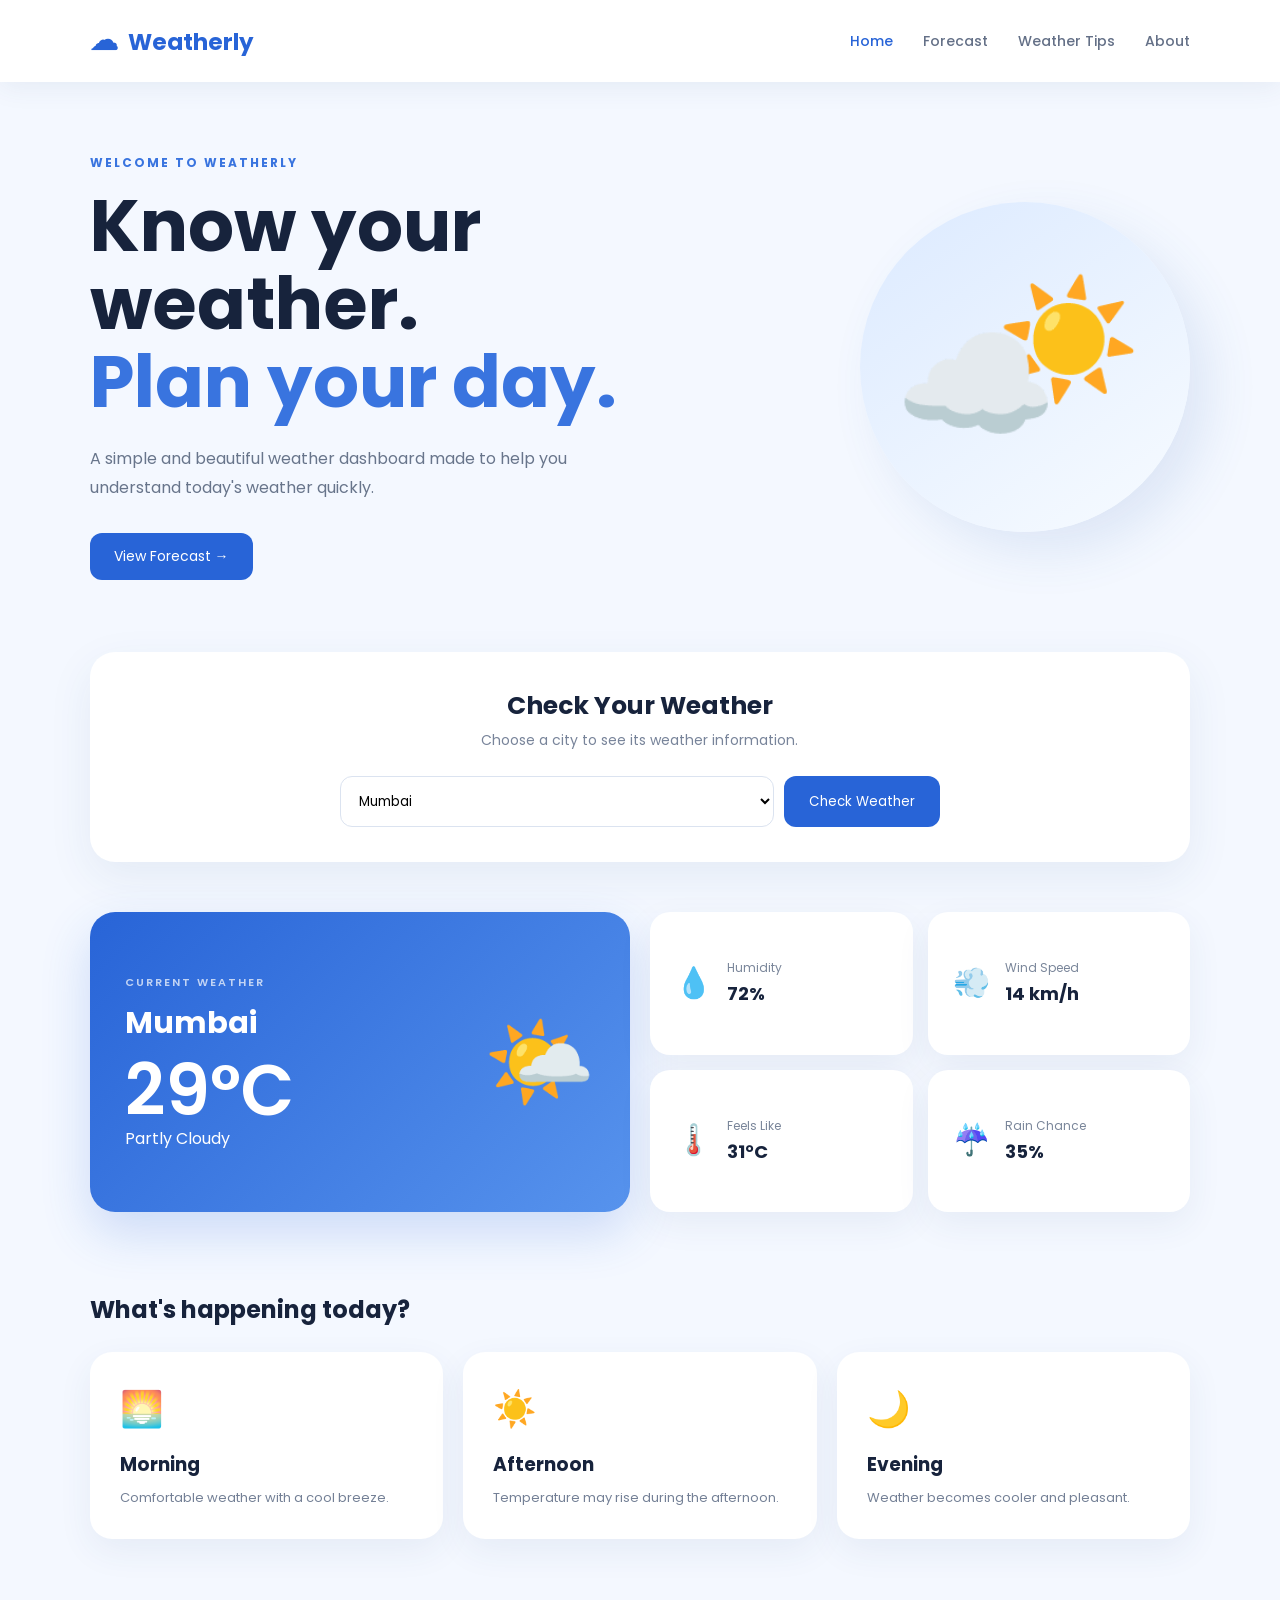
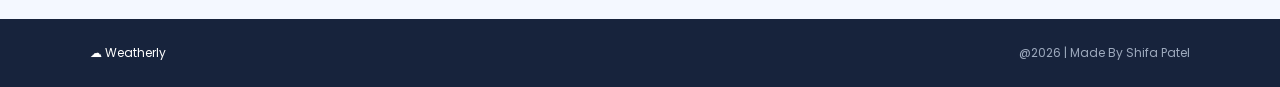
<file: index.html>
<!DOCTYPE html>
<html lang="en">
<head>
    <meta charset="UTF-8">
    <meta name="viewport" content="width=device-width, initial-scale=1.0">
    <title>Weatherly - Home</title>

    <link rel="preconnect" href="https://fonts.googleapis.com">
    <link rel="preconnect" href="https://fonts.gstatic.com" crossorigin>
    <link href="https://fonts.googleapis.com/css2?family=Poppins:wght@300;400;500;600;700&display=swap" rel="stylesheet">

    <link rel="stylesheet" href="style.css">
</head>

<body>

    <header class="navbar">
        <div class="logo">
            <span>☁</span> Weatherly
        </div>

        <nav>
            <a href="index.html" class="active">Home</a>
            <a href="forecast.html">Forecast</a>
            <a href="tips.html">Weather Tips</a>
            <a href="contact.html">About</a>
        </nav>
    </header>

    <main>

        <section class="hero">
            <div class="hero-text">
                <p class="small-title">WELCOME TO WEATHERLY</p>

                <h1>
                    Know your weather.<br>
                    <span>Plan your day.</span>
                </h1>

                <p class="hero-description">
                    A simple and beautiful weather dashboard made
                    to help you understand today's weather quickly.
                </p>

                <a href="forecast.html" class="main-button">
                    View Forecast →
                </a>
            </div>

            <div class="weather-animation">
                <div class="sun">☀️</div>
                <div class="cloud">☁️</div>
            </div>
        </section>


        <section class="search-section">

            <h2>Check Your Weather</h2>
            <p>Choose a city to see its weather information.</p>

            <div class="search-box">
                <select id="citySelect">
                    <option value="Mumbai">Mumbai</option>
                    <option value="Pune">Pune</option>
                    <option value="Delhi">Delhi</option>
                    <option value="Bengaluru">Bengaluru</option>
                    <option value="Nashik">Nashik</option>
                </select>

                <button id="checkWeather">
                    Check Weather
                </button>
            </div>

        </section>


        <section class="current-weather">

            <div class="weather-main-card">

                <div>
                    <p class="card-label">CURRENT WEATHER</p>

                    <h2 id="cityName">Mumbai</h2>

                    <div class="temperature">
                        <span id="temperature">29</span>°C
                    </div>

                    <p id="condition">Partly Cloudy</p>
                </div>

                <div class="big-weather-icon" id="weatherIcon">
                    🌤️
                </div>

            </div>


            <div class="weather-details">

                <div class="detail-card">
                    <span>💧</span>
                    <div>
                        <p>Humidity</p>
                        <h3 id="humidity">72%</h3>
                    </div>
                </div>

                <div class="detail-card">
                    <span>💨</span>
                    <div>
                        <p>Wind Speed</p>
                        <h3 id="wind">14 km/h</h3>
                    </div>
                </div>

                <div class="detail-card">
                    <span>🌡️</span>
                    <div>
                        <p>Feels Like</p>
                        <h3 id="feels">31°C</h3>
                    </div>
                </div>

                <div class="detail-card">
                    <span>☔</span>
                    <div>
                        <p>Rain Chance</p>
                        <h3 id="rain">35%</h3>
                    </div>
                </div>

            </div>

        </section>


        <section class="quick-section">

            <h2>What's happening today?</h2>

            <div class="quick-cards">

                <div class="info-card">
                    <div class="info-icon">🌅</div>
                    <h3>Morning</h3>
                    <p>Comfortable weather with a cool breeze.</p>
                </div>

                <div class="info-card">
                    <div class="info-icon">☀️</div>
                    <h3>Afternoon</h3>
                    <p>Temperature may rise during the afternoon.</p>
                </div>

                <div class="info-card">
                    <div class="info-icon">🌙</div>
                    <h3>Evening</h3>
                    <p>Weather becomes cooler and pleasant.</p>
                </div>

            </div>

        </section>

    </main>


    <footer>
        <p>☁ Weatherly</p>
        <p>@2026 | Made By Shifa Patel</p>
    </footer>


    <script src="script.js"></script>

</body>
</html>
</file>
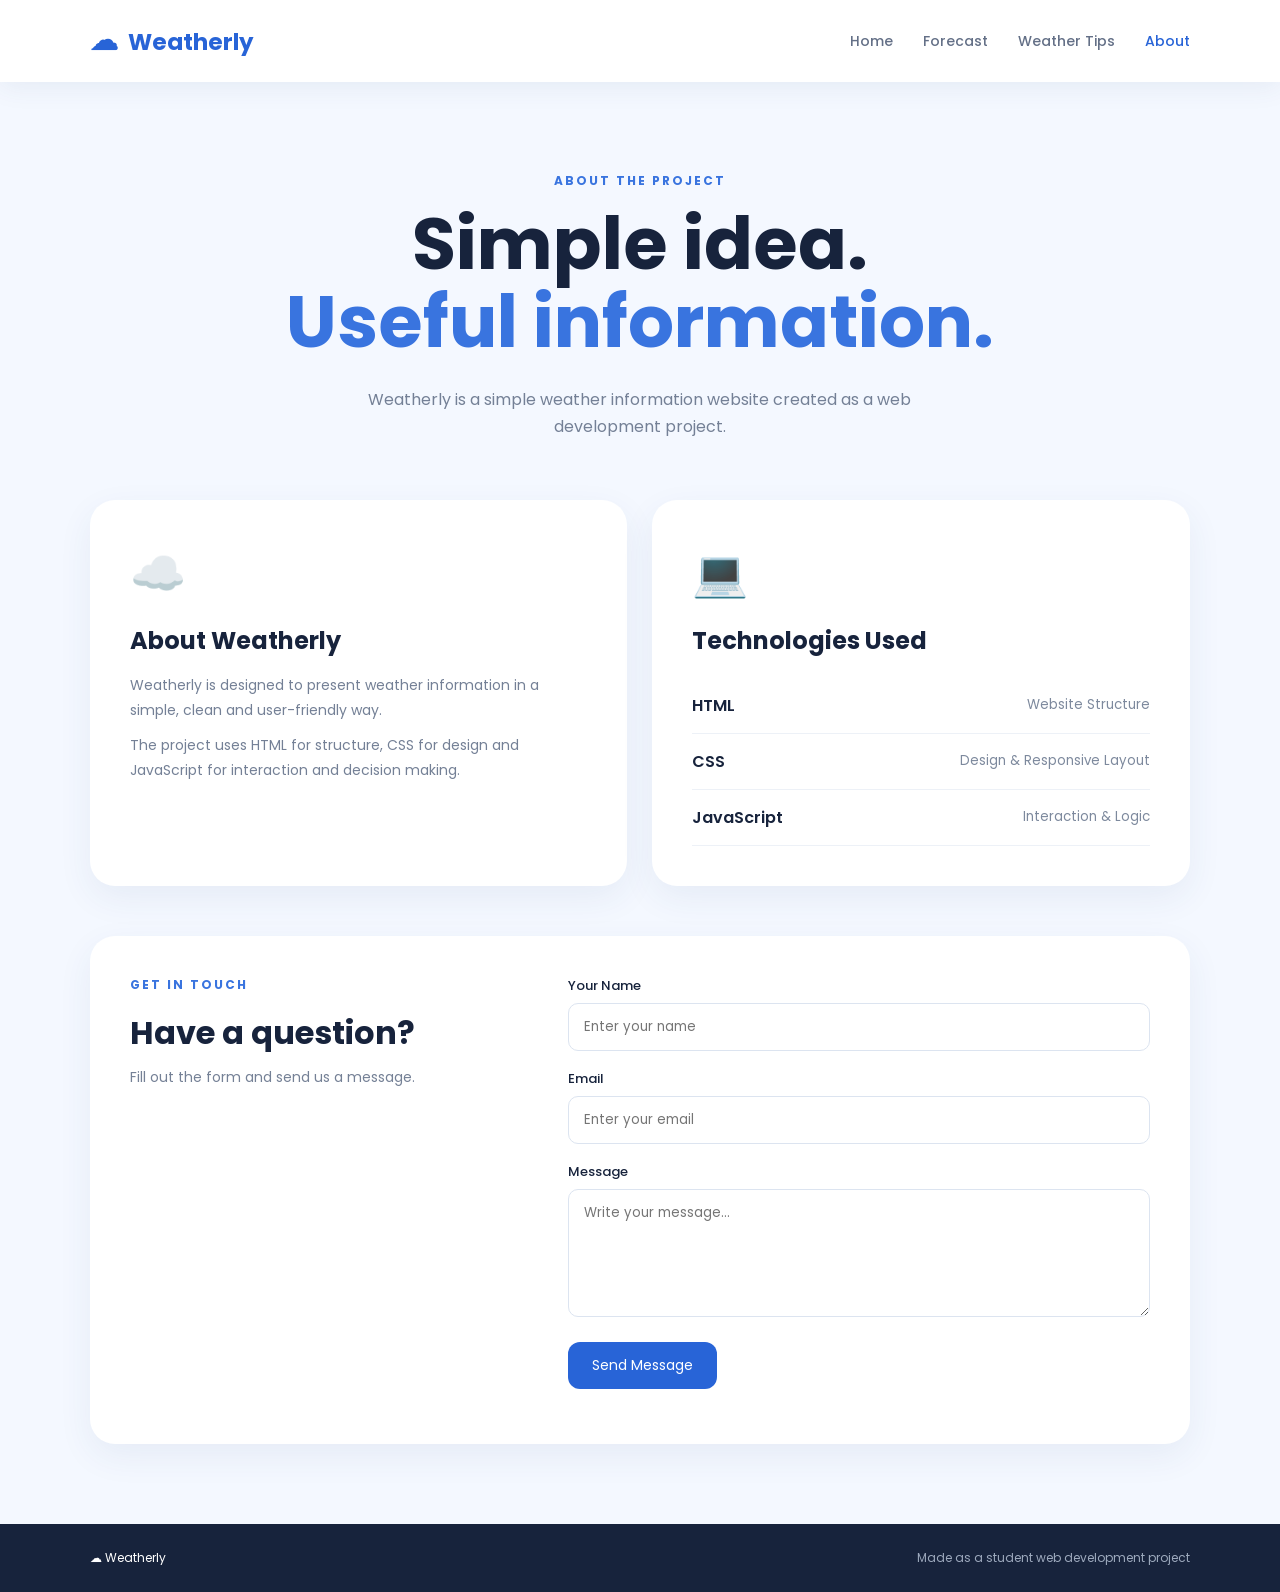
<file: contact.html>
<!DOCTYPE html>
<html lang="en">
<head>

    <meta charset="UTF-8">
    <meta name="viewport" content="width=device-width, initial-scale=1.0">

    <title>Weatherly - About</title>

    <link rel="preconnect" href="https://fonts.googleapis.com">
    <link rel="preconnect" href="https://fonts.gstatic.com" crossorigin>

    <link href="https://fonts.googleapis.com/css2?family=Poppins:wght@300;400;500;600;700&display=swap" rel="stylesheet">

    <link rel="stylesheet" href="style.css">

</head>


<body>

<header class="navbar">

    <div class="logo">
        <span>☁</span> Weatherly
    </div>

    <nav>
        <a href="index.html">Home</a>
        <a href="forecast.html">Forecast</a>
        <a href="tips.html">Weather Tips</a>
        <a href="contact.html" class="active">About</a>
    </nav>

</header>


<main>

    <section class="page-heading">

        <p class="small-title">ABOUT THE PROJECT</p>

        <h1>
            Simple idea.<br>
            <span>Useful information.</span>
        </h1>

        <p>
            Weatherly is a simple weather information website
            created as a web development project.
        </p>

    </section>


    <section class="about-section">

        <div class="about-card">

            <div class="about-icon">
                ☁️
            </div>

            <h2>About Weatherly</h2>

            <p>
                Weatherly is designed to present weather information
                in a simple, clean and user-friendly way.
            </p>

            <p>
                The project uses HTML for structure, CSS for design
                and JavaScript for interaction and decision making.
            </p>

        </div>


        <div class="about-card">

            <div class="about-icon">
                💻
            </div>

            <h2>Technologies Used</h2>

            <div class="technology-list">

                <div>
                    <span>HTML</span>
                    <small>Website Structure</small>
                </div>

                <div>
                    <span>CSS</span>
                    <small>Design & Responsive Layout</small>
                </div>

                <div>
                    <span>JavaScript</span>
                    <small>Interaction & Logic</small>
                </div>

            </div>

        </div>

    </section>


    <section class="contact-section">

        <div class="contact-text">

            <p class="small-title">GET IN TOUCH</p>

            <h2>Have a question?</h2>

            <p>
                Fill out the form and send us a message.
            </p>

        </div>


        <form id="contactForm">

            <div class="input-group">

                <label>Your Name</label>

                <input
                    type="text"
                    id="userName"
                    placeholder="Enter your name"
                >

            </div>


            <div class="input-group">

                <label>Email</label>

                <input
                    type="email"
                    id="userEmail"
                    placeholder="Enter your email"
                >

            </div>


            <div class="input-group">

                <label>Message</label>

                <textarea
                    id="userMessage"
                    rows="5"
                    placeholder="Write your message..."
                ></textarea>

            </div>


            <button type="submit" class="main-button">
                Send Message
            </button>

            <p id="formMessage"></p>

        </form>

    </section>

</main>


<footer>

    <p>☁ Weatherly</p>

    <p>Made as a student web development project</p>

</footer>


<script src="script.js"></script>

</body>
</html>
</file>
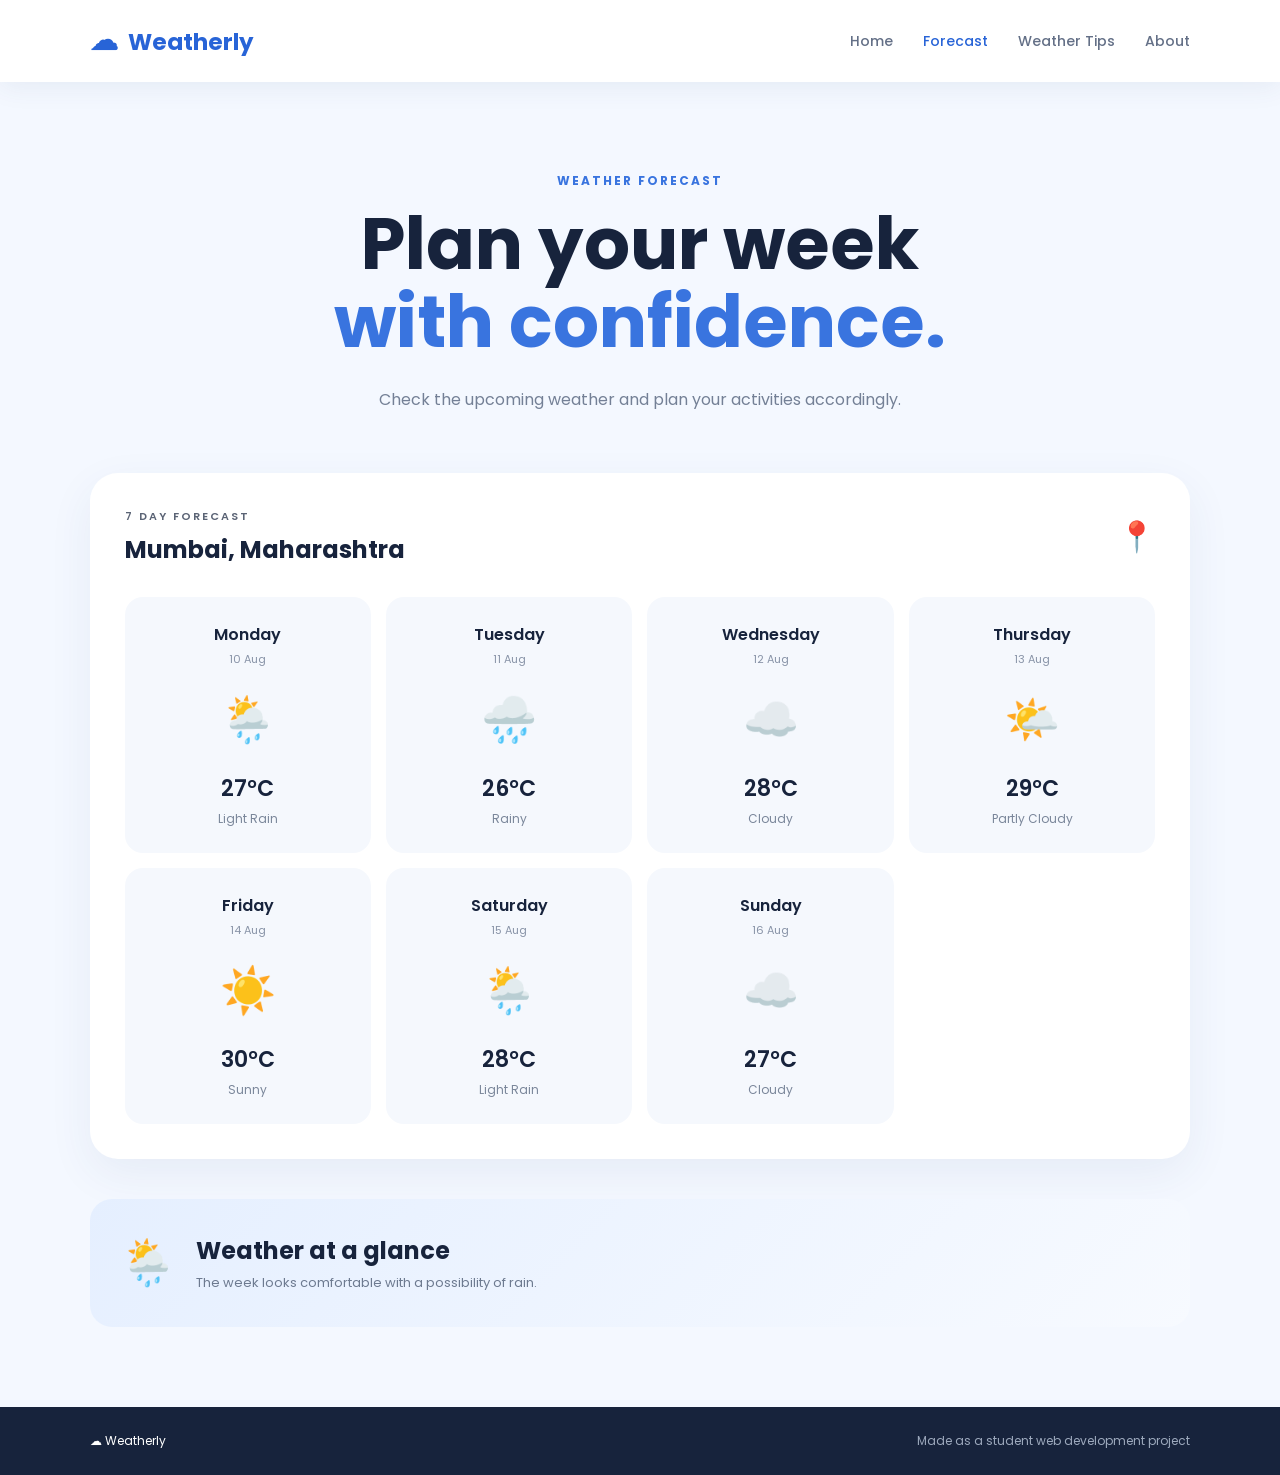
<file: forecast.html>
<!DOCTYPE html>
<html lang="en">
<head>
    <meta charset="UTF-8">
    <meta name="viewport" content="width=device-width, initial-scale=1.0">

    <title>Weatherly - Forecast</title>

    <link rel="preconnect" href="https://fonts.googleapis.com">
    <link rel="preconnect" href="https://fonts.gstatic.com" crossorigin>

    <link href="https://fonts.googleapis.com/css2?family=Poppins:wght@300;400;500;600;700&display=swap" rel="stylesheet">

    <link rel="stylesheet" href="style.css">
</head>

<body>

<header class="navbar">

    <div class="logo">
        <span>☁</span> Weatherly
    </div>

    <nav>
        <a href="index.html">Home</a>
        <a href="forecast.html" class="active">Forecast</a>
        <a href="tips.html">Weather Tips</a>
        <a href="contact.html">About</a>
    </nav>

</header>


<main>

    <section class="page-heading">

        <p class="small-title">WEATHER FORECAST</p>

        <h1>Plan your week<br><span>with confidence.</span></h1>

        <p>
            Check the upcoming weather and plan your activities accordingly.
        </p>

    </section>


    <section class="forecast-container">

        <div class="forecast-top">

            <div>
                <p class="card-label">7 DAY FORECAST</p>
                <h2>Mumbai, Maharashtra</h2>
            </div>

            <div class="location-icon">
                📍
            </div>

        </div>


        <div class="forecast-grid" id="forecastGrid">

            <!-- JavaScript will add forecast cards here -->

        </div>

    </section>


    <section class="weather-message">

        <div class="message-icon">
            🌦️
        </div>

        <div>
            <h2>Weather at a glance</h2>
            <p id="forecastMessage">
                The week looks comfortable with a possibility of rain.
            </p>
        </div>

    </section>

</main>


<footer>
    <p>☁ Weatherly</p>
    <p>Made as a student web development project</p>
</footer>


<script src="script.js"></script>

</body>
</html>
</file>
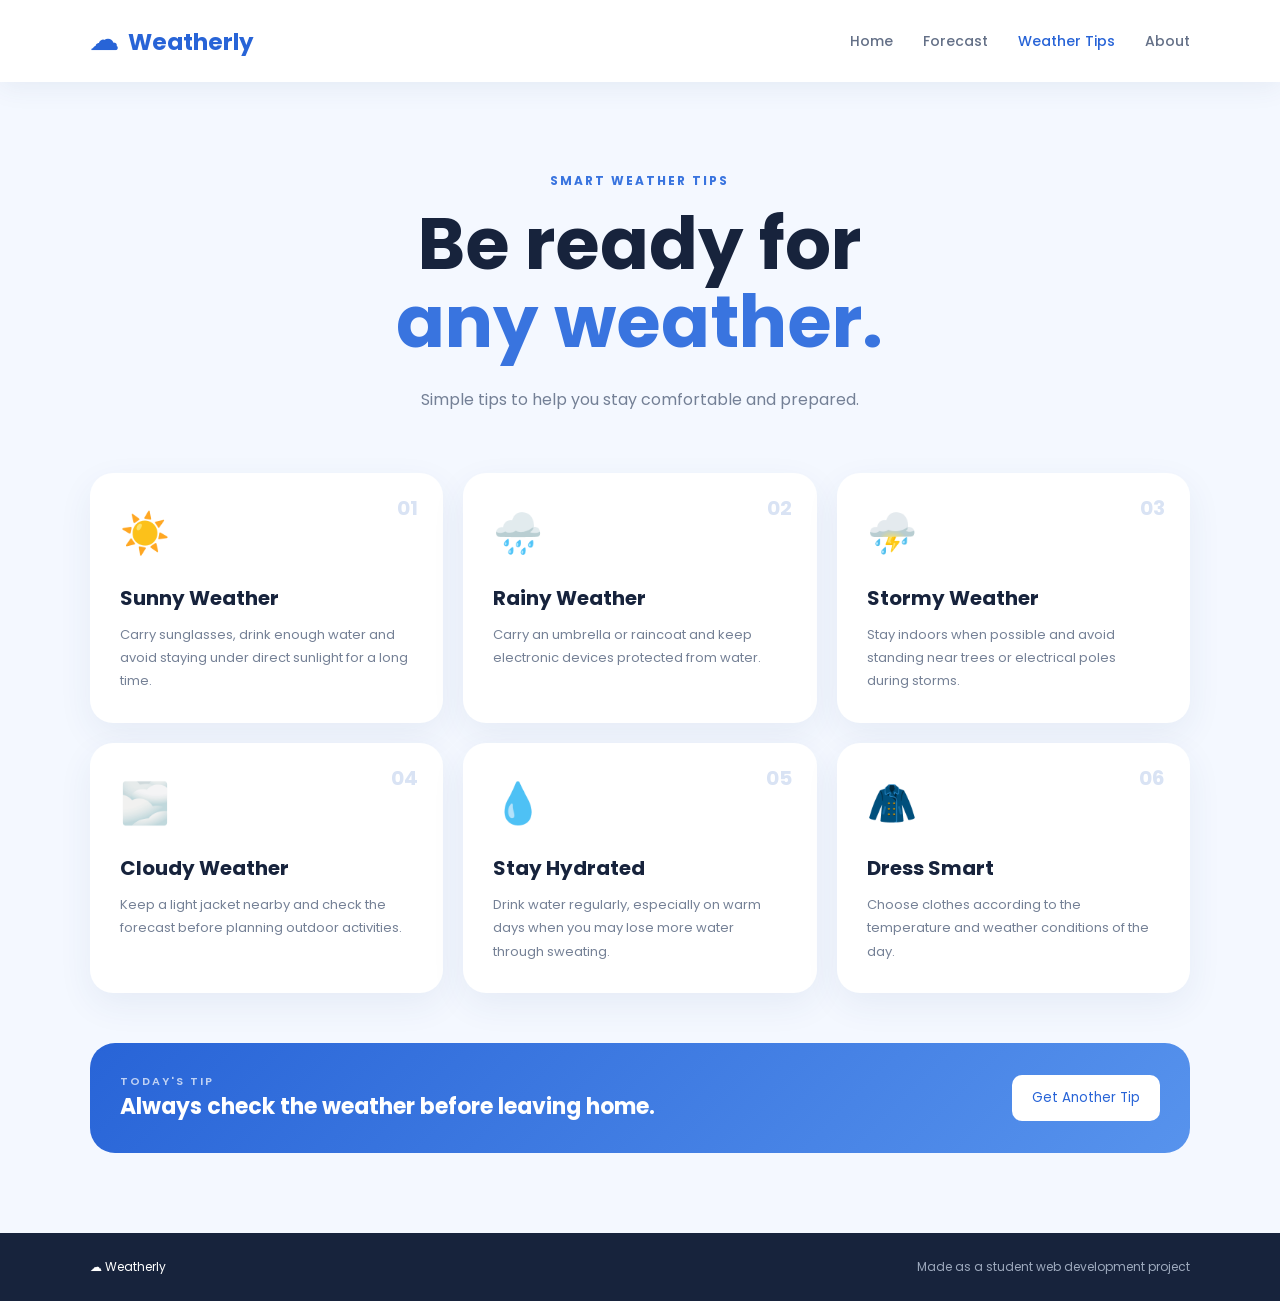
<file: tips.html>
<!DOCTYPE html>
<html lang="en">
<head>

    <meta charset="UTF-8">
    <meta name="viewport" content="width=device-width, initial-scale=1.0">

    <title>Weatherly - Weather Tips</title>

    <link rel="preconnect" href="https://fonts.googleapis.com">
    <link rel="preconnect" href="https://fonts.gstatic.com" crossorigin>

    <link href="https://fonts.googleapis.com/css2?family=Poppins:wght@300;400;500;600;700&display=swap" rel="stylesheet">

    <link rel="stylesheet" href="style.css">

</head>


<body>

<header class="navbar">

    <div class="logo">
        <span>☁</span> Weatherly
    </div>

    <nav>
        <a href="index.html">Home</a>
        <a href="forecast.html">Forecast</a>
        <a href="tips.html" class="active">Weather Tips</a>
        <a href="contact.html">About</a>
    </nav>

</header>


<main>

    <section class="page-heading">

        <p class="small-title">SMART WEATHER TIPS</p>

        <h1>
            Be ready for<br>
            <span>any weather.</span>
        </h1>

        <p>
            Simple tips to help you stay comfortable and prepared.
        </p>

    </section>


    <section class="tips-grid">

        <div class="tip-card">

            <div class="tip-number">01</div>

            <div class="tip-icon">☀️</div>

            <h2>Sunny Weather</h2>

            <p>
                Carry sunglasses, drink enough water and avoid staying
                under direct sunlight for a long time.
            </p>

        </div>


        <div class="tip-card">

            <div class="tip-number">02</div>

            <div class="tip-icon">🌧️</div>

            <h2>Rainy Weather</h2>

            <p>
                Carry an umbrella or raincoat and keep electronic
                devices protected from water.
            </p>

        </div>


        <div class="tip-card">

            <div class="tip-number">03</div>

            <div class="tip-icon">⛈️</div>

            <h2>Stormy Weather</h2>

            <p>
                Stay indoors when possible and avoid standing near
                trees or electrical poles during storms.
            </p>

        </div>


        <div class="tip-card">

            <div class="tip-number">04</div>

            <div class="tip-icon">🌫️</div>

            <h2>Cloudy Weather</h2>

            <p>
                Keep a light jacket nearby and check the forecast
                before planning outdoor activities.
            </p>

        </div>


        <div class="tip-card">

            <div class="tip-number">05</div>

            <div class="tip-icon">💧</div>

            <h2>Stay Hydrated</h2>

            <p>
                Drink water regularly, especially on warm days when
                you may lose more water through sweating.
            </p>

        </div>


        <div class="tip-card">

            <div class="tip-number">06</div>

            <div class="tip-icon">🧥</div>

            <h2>Dress Smart</h2>

            <p>
                Choose clothes according to the temperature and
                weather conditions of the day.
            </p>

        </div>

    </section>


    <section class="tip-highlight">

        <div>
            <p class="card-label">TODAY'S TIP</p>

            <h2 id="randomTip">
                Always check the weather before leaving home.
            </h2>
        </div>

        <button id="tipButton">
            Get Another Tip
        </button>

    </section>

</main>


<footer>

    <p>☁ Weatherly</p>

    <p>Made as a student web development project</p>

</footer>


<script src="script.js"></script>

</body>
</html>
</file>
<file: style.css>
* {
    margin: 0;
    padding: 0;
    box-sizing: border-box;
}

html {
    scroll-behavior: smooth;
}

body {
    font-family: "Poppins", sans-serif;
    background: #f4f8ff;
    color: #17233c;
    min-height: 100vh;
}




.navbar {
    width: 100%;
    padding: 20px 7%;
    display: flex;
    justify-content: space-between;
    align-items: center;

    background: rgba(255, 255, 255, 0.92);

    position: sticky;
    top: 0;
    z-index: 100;

    box-shadow: 0 5px 25px rgba(45, 75, 120, 0.08);
}

.logo {
    font-size: 23px;
    font-weight: 700;
    color: #2864d7;
}

.logo span {
    font-size: 28px;
    margin-right: 5px;
}

nav {
    display: flex;
    gap: 30px;
}

nav a {
    text-decoration: none;
    color: #647087;
    font-size: 14px;
    font-weight: 500;
    transition: 0.3s;
}

nav a:hover,
nav a.active {
    color: #2864d7;
}




main {
    width: 86%;
    max-width: 1200px;
    margin: auto;
}

.hero {
    min-height: 570px;

    display: flex;
    justify-content: space-between;
    align-items: center;

    padding: 70px 0;
}

.hero-text {
    max-width: 620px;
}

.small-title {
    color: #3974df;
    font-size: 12px;
    font-weight: 700;
    letter-spacing: 2px;
    margin-bottom: 15px;
}

.hero h1,
.page-heading h1 {
    font-size: clamp(42px, 6vw, 72px);
    line-height: 1.08;
    margin-bottom: 25px;
}

.hero h1 span,
.page-heading h1 span {
    color: #3974df;
}

.hero-description {
    max-width: 530px;
    color: #68758b;
    line-height: 1.8;
    margin-bottom: 30px;
}

.main-button {
    display: inline-block;
    border: none;
    background: #2864d7;
    color: white;
    padding: 13px 24px;
    border-radius: 12px;
    text-decoration: none;
    font-family: inherit;
    font-size: 14px;
    cursor: pointer;
    transition: 0.3s;
}

.main-button:hover {
    background: #174ba9;
    transform: translateY(-2px);
}


/* ---------------- HERO WEATHER ---------------- */

.weather-animation {
    width: 330px;
    height: 330px;

    border-radius: 50%;

    background: linear-gradient(145deg, #dceaff, #f7fbff);

    position: relative;

    display: flex;
    justify-content: center;
    align-items: center;

    box-shadow: 20px 20px 50px rgba(60, 105, 180, 0.12);
}

.sun {
    font-size: 115px;
    position: absolute;
    top: 50px;
    right: 50px;
}

.cloud {
    font-size: 130px;
    position: absolute;
    bottom: 50px;
    left: 35px;
}


/* ---------------- SEARCH ---------------- */

.search-section {
    background: white;
    padding: 35px;
    border-radius: 25px;
    text-align: center;
    box-shadow: 0 15px 45px rgba(40, 75, 130, 0.08);
}

.search-section h2 {
    font-size: 25px;
    margin-bottom: 5px;
}

.search-section > p {
    color: #78849a;
    font-size: 14px;
}

.search-box {
    display: flex;
    max-width: 600px;
    margin: 25px auto 0;
    gap: 10px;
}

.search-box select {
    flex: 1;
    border: 1px solid #dbe3f0;
    border-radius: 12px;
    padding: 14px;
    font-family: inherit;
    outline: none;
    background: white;
}

.search-box button {
    border: none;
    background: #2864d7;
    color: white;
    padding: 0 25px;
    border-radius: 12px;
    font-family: inherit;
    cursor: pointer;
}


/* ---------------- CURRENT WEATHER ---------------- */

.current-weather {
    margin-top: 50px;
    display: grid;
    grid-template-columns: 1fr 1fr;
    gap: 20px;
}

.weather-main-card {
    min-height: 300px;
    padding: 35px;
    border-radius: 25px;

    background: linear-gradient(135deg, #2864d7, #5793ed);

    color: white;

    display: flex;
    justify-content: space-between;
    align-items: center;

    box-shadow: 0 20px 50px rgba(40, 100, 215, 0.2);
}

.card-label {
    font-size: 11px;
    letter-spacing: 2px;
    font-weight: 600;
    opacity: 0.7;
}

.weather-main-card h2 {
    font-size: 30px;
    margin: 10px 0;
}

.temperature {
    font-size: 70px;
    font-weight: 600;
    line-height: 1;
}

.big-weather-icon {
    font-size: 90px;
}

.weather-details {
    display: grid;
    grid-template-columns: 1fr 1fr;
    gap: 15px;
}

.detail-card {
    background: white;
    border-radius: 20px;
    padding: 25px;

    display: flex;
    align-items: center;
    gap: 15px;

    box-shadow: 0 12px 35px rgba(40, 75, 130, 0.07);
}

.detail-card > span {
    font-size: 30px;
}

.detail-card p {
    color: #7a869a;
    font-size: 12px;
}

.detail-card h3 {
    margin-top: 3px;
    font-size: 18px;
}


/* ---------------- QUICK CARDS ---------------- */

.quick-section {
    margin: 80px 0;
}

.quick-section > h2 {
    margin-bottom: 25px;
}

.quick-cards {
    display: grid;
    grid-template-columns: repeat(3, 1fr);
    gap: 20px;
}

.info-card {
    background: white;
    padding: 30px;
    border-radius: 22px;

    box-shadow: 0 12px 35px rgba(40, 75, 130, 0.07);

    transition: 0.3s;
}

.info-card:hover {
    transform: translateY(-5px);
}

.info-icon {
    font-size: 35px;
    margin-bottom: 15px;
}

.info-card h3 {
    margin-bottom: 8px;
}

.info-card p {
    color: #748096;
    font-size: 13px;
    line-height: 1.7;
}


/* ---------------- PAGE HEADING ---------------- */

.page-heading {
    text-align: center;
    padding: 90px 0 60px;
}

.page-heading p:last-child {
    max-width: 600px;
    margin: auto;
    color: #748096;
    line-height: 1.7;
}


/* ---------------- FORECAST ---------------- */

.forecast-container {
    background: white;
    padding: 35px;
    border-radius: 28px;
    box-shadow: 0 15px 45px rgba(40, 75, 130, 0.07);
}

.forecast-top {
    display: flex;
    justify-content: space-between;
    align-items: center;
    margin-bottom: 30px;
}

.forecast-top h2 {
    margin-top: 7px;
}

.location-icon {
    font-size: 30px;
}

.forecast-grid {
    display: grid;
    grid-template-columns: repeat(4, 1fr);
    gap: 15px;
}

.forecast-card {
    background: #f5f8fd;
    padding: 25px 15px;
    border-radius: 18px;
    text-align: center;
    transition: 0.3s;
}

.forecast-card:hover {
    background: #eaf1ff;
    transform: translateY(-4px);
}

.forecast-day {
    font-weight: 600;
}

.forecast-date {
    color: #8792a6;
    font-size: 11px;
    margin-top: 4px;
}

.forecast-icon {
    font-size: 45px;
    margin: 18px 0;
}

.forecast-temperature {
    font-size: 22px;
    font-weight: 600;
}

.forecast-card p {
    color: #7a869a;
    font-size: 12px;
    margin-top: 5px;
}

.weather-message {
    margin: 40px 0 80px;

    background: linear-gradient(135deg, #e5efff, #f7faff);

    padding: 30px;

    border-radius: 22px;

    display: flex;
    align-items: center;
    gap: 20px;
}

.message-icon {
    font-size: 45px;
}

.weather-message p {
    color: #6d7a90;
    font-size: 13px;
    margin-top: 5px;
}


/* ---------------- TIPS ---------------- */

.tips-grid {
    display: grid;
    grid-template-columns: repeat(3, 1fr);
    gap: 20px;
}

.tip-card {
    background: white;
    padding: 30px;
    border-radius: 23px;
    position: relative;

    box-shadow: 0 12px 35px rgba(40, 75, 130, 0.07);

    transition: 0.3s;
}

.tip-card:hover {
    transform: translateY(-5px);
}

.tip-number {
    position: absolute;
    top: 20px;
    right: 25px;

    color: #d9e3f4;
    font-weight: 700;
    font-size: 20px;
}

.tip-icon {
    font-size: 40px;
    margin-bottom: 20px;
}

.tip-card h2 {
    font-size: 20px;
    margin-bottom: 10px;
}

.tip-card p {
    color: #758196;
    font-size: 13px;
    line-height: 1.8;
}

.tip-highlight {
    margin: 50px 0 80px;

    padding: 30px;

    background: linear-gradient(135deg, #2864d7, #5793ed);

    border-radius: 25px;

    color: white;

    display: flex;
    justify-content: space-between;
    align-items: center;
}

.tip-highlight .card-label {
    color: white;
}

.tip-highlight h2 {
    font-size: 22px;
}

.tip-highlight button {
    background: white;
    color: #2864d7;

    border: none;

    padding: 13px 20px;

    border-radius: 10px;

    font-family: inherit;
    cursor: pointer;
}


/* ---------------- ABOUT ---------------- */

.about-section {
    display: grid;
    grid-template-columns: 1fr 1fr;
    gap: 25px;
}

.about-card {
    background: white;
    padding: 40px;
    border-radius: 25px;

    box-shadow: 0 12px 35px rgba(40, 75, 130, 0.07);
}

.about-icon {
    font-size: 45px;
    margin-bottom: 15px;
}

.about-card h2 {
    margin-bottom: 15px;
}

.about-card > p {
    color: #748096;
    font-size: 14px;
    line-height: 1.8;
    margin-bottom: 10px;
}

.technology-list {
    margin-top: 20px;
}

.technology-list div {
    display: flex;
    justify-content: space-between;
    align-items: center;

    padding: 15px 0;

    border-bottom: 1px solid #edf1f7;
}

.technology-list span {
    font-weight: 600;
}

.technology-list small {
    color: #7d899d;
}


/* ---------------- CONTACT ---------------- */

.contact-section {
    margin: 50px 0 80px;

    background: white;
    border-radius: 25px;

    padding: 40px;

    display: grid;
    grid-template-columns: 0.8fr 1.2fr;
    gap: 50px;

    box-shadow: 0 12px 35px rgba(40, 75, 130, 0.07);
}

.contact-text h2 {
    font-size: 32px;
    margin-bottom: 10px;
}

.contact-text > p:last-child {
    color: #758196;
    font-size: 14px;
}

.input-group {
    margin-bottom: 18px;
}

.input-group label {
    display: block;
    font-size: 13px;
    font-weight: 500;
    margin-bottom: 7px;
}

.input-group input,
.input-group textarea {
    width: 100%;

    padding: 13px 15px;

    border: 1px solid #dce4f0;
    border-radius: 10px;

    font-family: inherit;
    outline: none;

    resize: vertical;
}

.input-group input:focus,
.input-group textarea:focus {
    border-color: #3974df;
}

#formMessage {
    margin-top: 15px;
    font-size: 13px;
    color: #2864d7;
}


/* ---------------- FOOTER ---------------- */

footer {
    background: #17233c;
    color: white;

    padding: 25px 7%;

    display: flex;
    justify-content: space-between;

    font-size: 12px;
}

footer p:last-child {
    color: #9da9bd;
}


/* ---------------- RESPONSIVE ---------------- */

@media (max-width: 900px) {

    .navbar {
        flex-direction: column;
        gap: 15px;
    }

    nav {
        gap: 15px;
        flex-wrap: wrap;
        justify-content: center;
    }

    .hero {
        flex-direction: column;
        text-align: center;
        gap: 50px;
    }

    .hero-description {
        margin-left: auto;
        margin-right: auto;
    }

    .current-weather {
        grid-template-columns: 1fr;
    }

    .quick-cards {
        grid-template-columns: 1fr 1fr;
    }

    .forecast-grid {
        grid-template-columns: 1fr 1fr;
    }

    .tips-grid {
        grid-template-columns: 1fr 1fr;
    }

    .about-section,
    .contact-section {
        grid-template-columns: 1fr;
    }

}


@media (max-width: 600px) {

    main {
        width: 90%;
    }

    .navbar {
        padding: 18px 5%;
    }

    nav {
        gap: 10px;
    }

    nav a {
        font-size: 12px;
    }

    .hero {
        min-height: auto;
        padding: 60px 0;
    }

    .weather-animation {
        width: 250px;
        height: 250px;
    }

    .sun {
        font-size: 80px;
        top: 40px;
        right: 35px;
    }

    .cloud {
        font-size: 90px;
        bottom: 40px;
    }

    .search-box {
        flex-direction: column;
    }

    .search-box button {
        padding: 14px;
    }

    .weather-main-card {
        min-height: 250px;
        padding: 25px;
    }

    .temperature {
        font-size: 55px;
    }

    .big-weather-icon {
        font-size: 65px;
    }

    .weather-details {
        grid-template-columns: 1fr 1fr;
    }

    .detail-card {
        padding: 18px;
    }

    .quick-cards,
    .forecast-grid,
    .tips-grid {
        grid-template-columns: 1fr;
    }

    .forecast-container {
        padding: 20px;
    }

    .tip-highlight {
        flex-direction: column;
        align-items: flex-start;
        gap: 20px;
    }

    footer {
        flex-direction: column;
        gap: 8px;
        text-align: center;
    }

}
</file>
